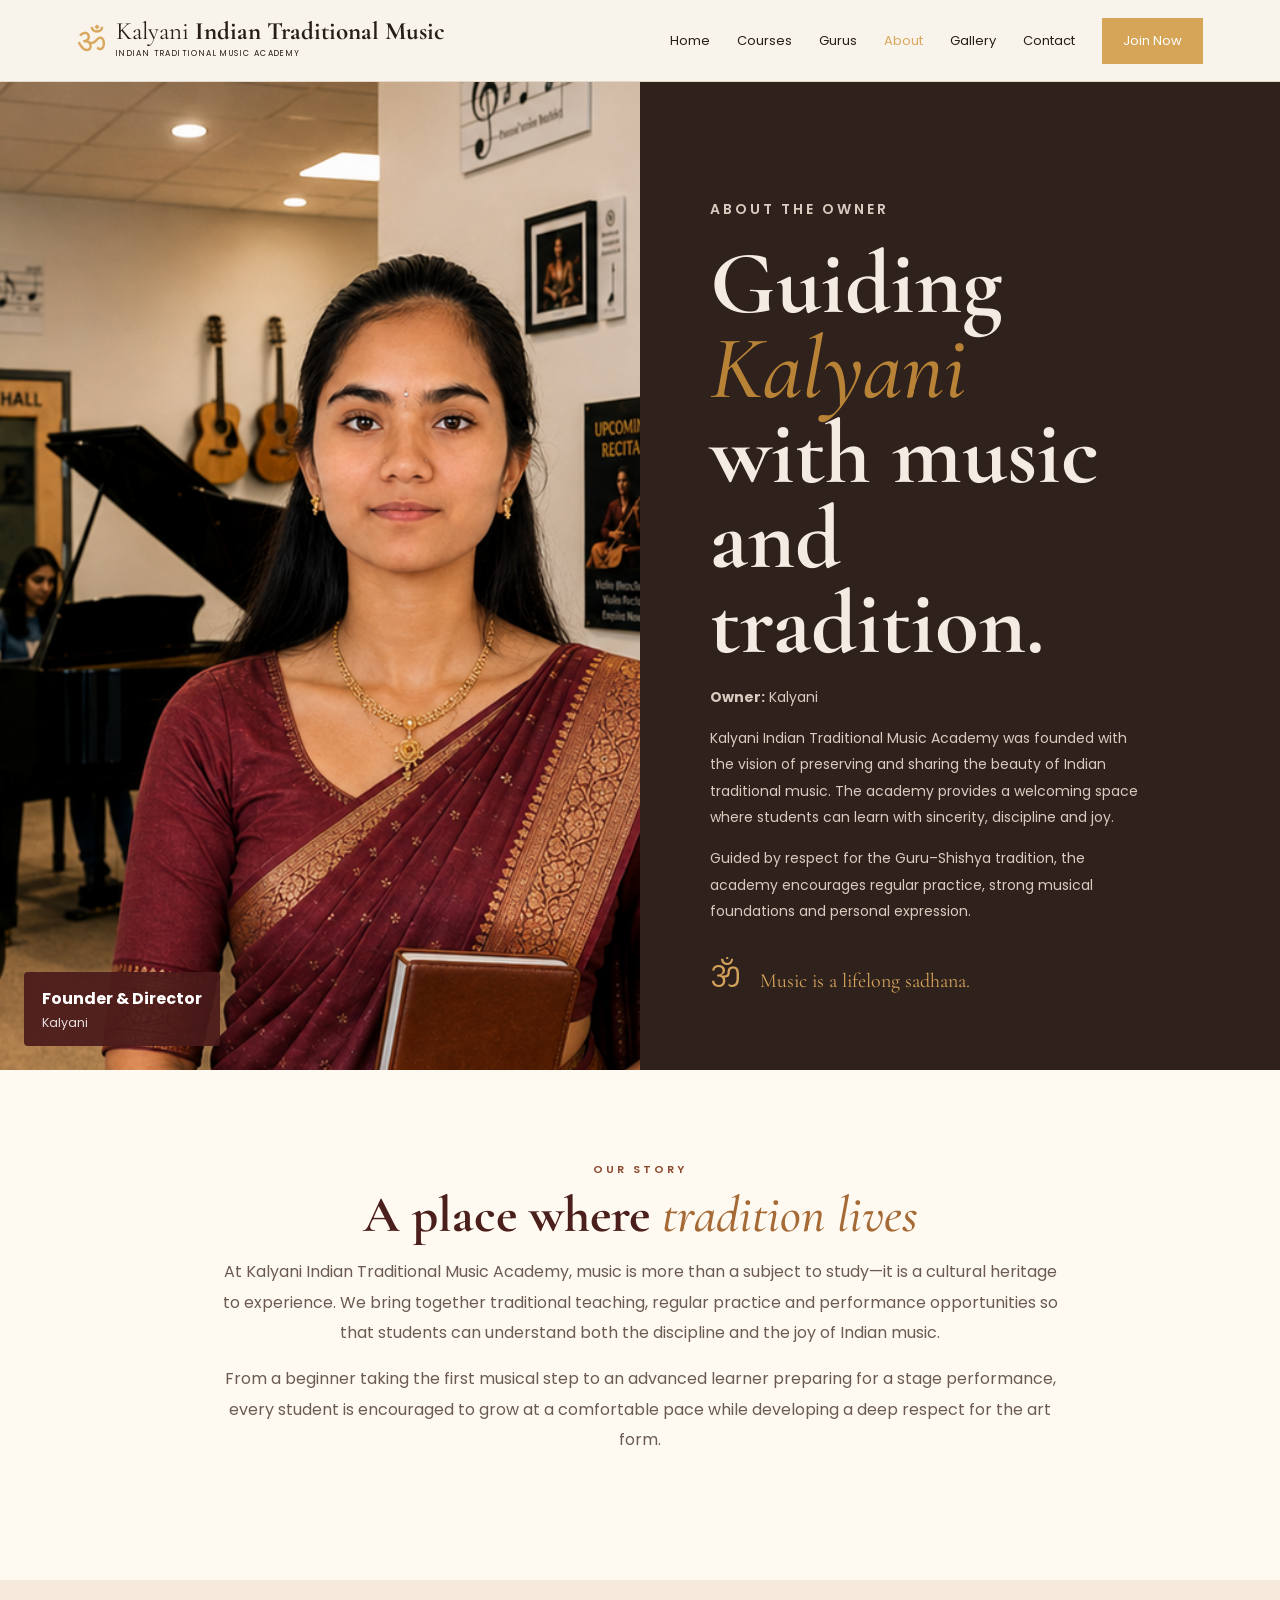
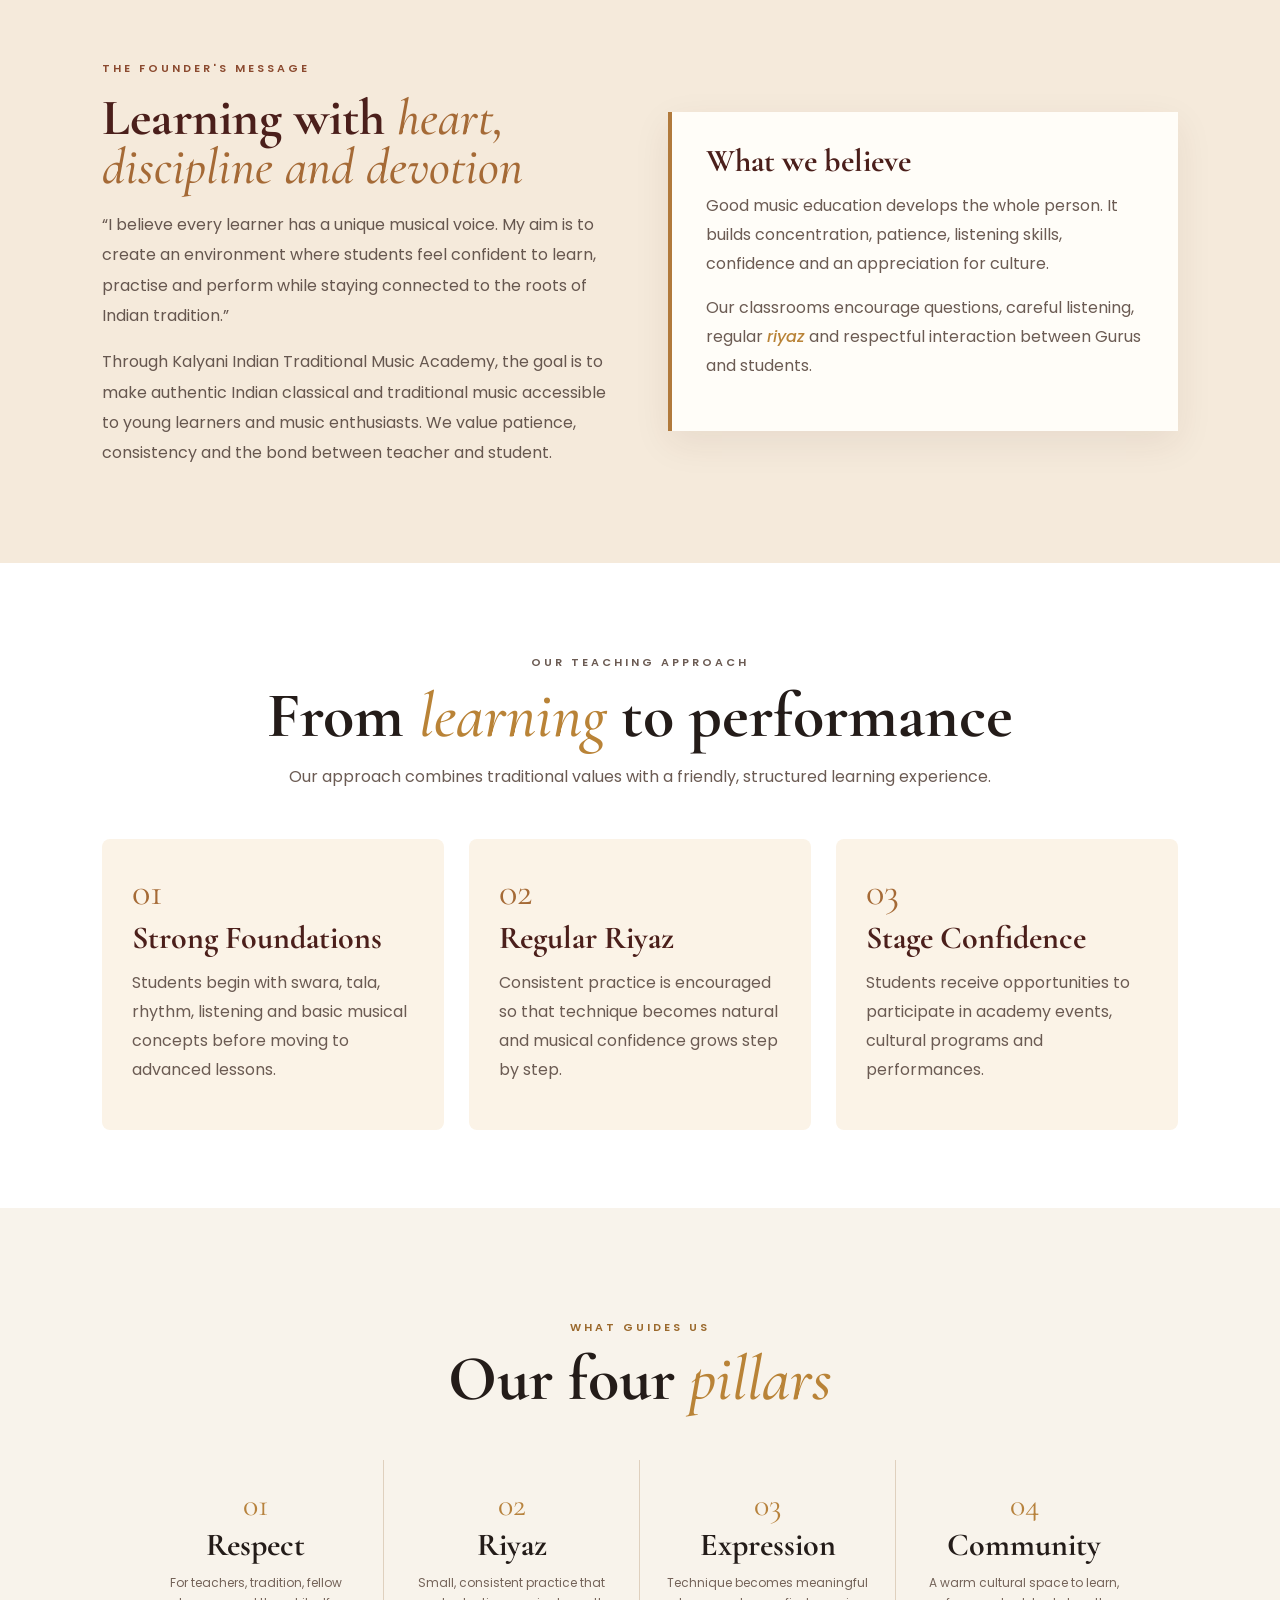
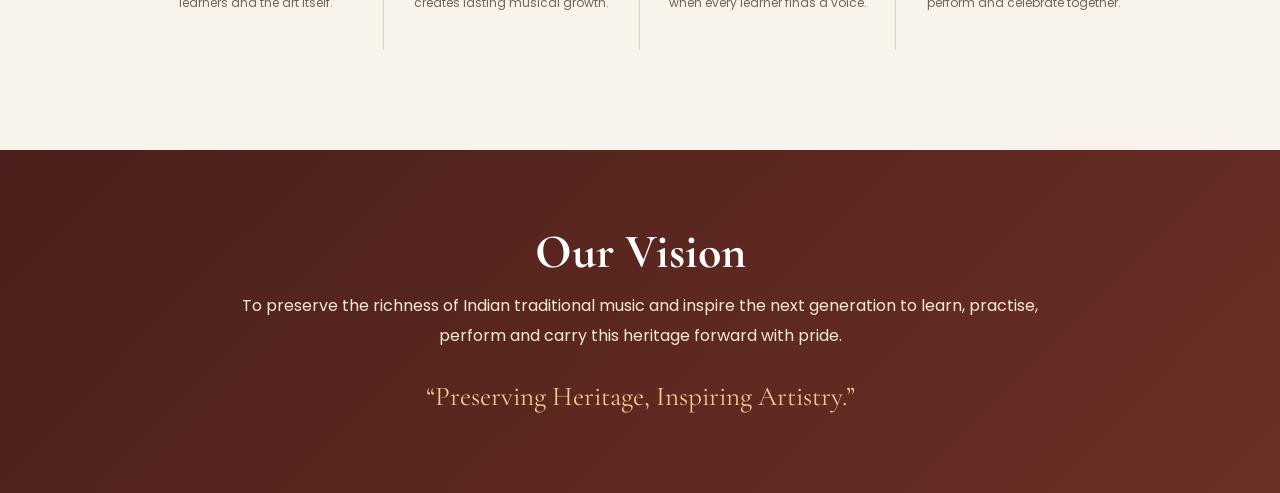
<file: about.html>
<!DOCTYPE html>
<html lang="en">
<head>
<meta charset="UTF-8"><meta name="viewport" content="width=device-width,initial-scale=1.0">
<title>About | Kalyani Indian Traditional Music Academy</title>
<link rel="preconnect" href="https://fonts.googleapis.com"><link rel="preconnect" href="https://fonts.gstatic.com" crossorigin>
<link href="https://fonts.googleapis.com/css2?family=Cormorant+Garamond:wght@500;600;700&family=Poppins:wght@300;400;500;600;700&display=swap" rel="stylesheet">
<link rel="stylesheet" href="style.css">
<style>
.about-extra{padding:78px 8%;background:#fffaf1}.about-extra .eyebrow,.story .eyebrow{color:#8b4a2f}.about-extra h2,.story h2{font-family:'Cormorant Garamond',serif;font-size:clamp(2.2rem,4vw,3.5rem);margin:8px 0 18px;color:#4b1f1b}.about-extra h2 em,.story h2 em{color:#a56a36}.about-intro{max-width:850px;margin:0 auto 46px;text-align:center}.about-intro p{line-height:1.9;color:#6b5b53}.story{display:grid;grid-template-columns:1fr 1fr;gap:55px;align-items:center;padding:78px 8%;background:#f5eadb}.story-text p{color:#66574f;line-height:1.9;margin:0 0 16px}.story-card{background:#fffdf8;padding:34px;border-left:4px solid #b17a3c;box-shadow:0 12px 35px rgba(73,35,25,.08)}.story-card h3{font-family:'Cormorant Garamond',serif;font-size:2rem;color:#4b1f1b;margin:0 0 10px}.story-card p{line-height:1.8;color:#6b5b53}.approach{padding:78px 8%;background:#fff}.approach-grid{display:grid;grid-template-columns:repeat(3,1fr);gap:25px;margin-top:38px}.approach-item{padding:30px;background:#fbf3e7;border-radius:8px}.approach-item span{font-family:'Cormorant Garamond',serif;font-size:2.4rem;color:#a56a36}.approach-item h3{color:#4b1f1b;margin:8px 0}.approach-item p{color:#6b5b53;line-height:1.8}.vision{padding:80px 8%;text-align:center;background:linear-gradient(135deg,#4b1f1b,#6b3025);color:#fff}.vision h2{font-family:'Cormorant Garamond',serif;font-size:3rem;margin:0 0 15px}.vision p{max-width:800px;margin:auto;line-height:1.9;color:#f6e9d8}.quote{font-family:'Cormorant Garamond',serif;font-size:1.7rem;margin-top:28px;color:#f0c98b}@media(max-width:800px){.story{grid-template-columns:1fr}.approach-grid{grid-template-columns:1fr}.about-extra,.story,.approach,.vision{padding:55px 6%}}
</style>
<style>.owner-photo img{object-position:center top;transform:scale(1.28);transform-origin:center top;}.owner-photo{overflow:hidden}</style></head>
<body>
<header class="header solid"><a class="brand" href="index.html"><span class="brand-mark">ॐ</span><span>Kalyani <b>Indian Traditional Music</b><small>INDIAN TRADITIONAL MUSIC ACADEMY</small></span></a><button class="menu-btn">☰</button><nav class="nav"><a href="index.html">Home</a><a href="courses.html">Courses</a><a href="gurus.html">Gurus</a><a class="active" href="about.html">About</a><a href="gallery.html">Gallery</a><a href="contact.html">Contact</a><a class="nav-cta" href="contact.html">Join Now</a></nav></header>

<section class="split-about"><div class="about-photo owner-photo"><img src="images/kalyani-owner.png" alt="Founder and Director of Kalyani Indian Traditional Music Academy"><div class="owner-badge"><strong>Founder &amp; Director</strong><span>Kalyani</span></div></div><div class="about-copy"><p class="eyebrow">ABOUT THE OWNER</p><h1>Guiding <em>Kalyani</em><br>with music and tradition.</h1><p><strong>Owner:</strong> Kalyani</p><p>Kalyani Indian Traditional Music Academy was founded with the vision of preserving and sharing the beauty of Indian traditional music. The academy provides a welcoming space where students can learn with sincerity, discipline and joy.</p><p>Guided by respect for the Guru–Shishya tradition, the academy encourages regular practice, strong musical foundations and personal expression.</p><div class="about-sign">ॐ <span>Music is a lifelong sadhana.</span></div></div></section>

<section class="about-extra"><div class="about-intro"><p class="eyebrow">OUR STORY</p><h2>A place where <em>tradition lives</em></h2><p>At Kalyani Indian Traditional Music Academy, music is more than a subject to study—it is a cultural heritage to experience. We bring together traditional teaching, regular practice and performance opportunities so that students can understand both the discipline and the joy of Indian music.</p><p>From a beginner taking the first musical step to an advanced learner preparing for a stage performance, every student is encouraged to grow at a comfortable pace while developing a deep respect for the art form.</p></div></section>

<section class="story"><div class="story-text"><p class="eyebrow">THE FOUNDER'S MESSAGE</p><h2>Learning with <em>heart, discipline and devotion</em></h2><p>“I believe every learner has a unique musical voice. My aim is to create an environment where students feel confident to learn, practise and perform while staying connected to the roots of Indian tradition.”</p><p>Through Kalyani Indian Traditional Music Academy, the goal is to make authentic Indian classical and traditional music accessible to young learners and music enthusiasts. We value patience, consistency and the bond between teacher and student.</p></div><div class="story-card"><h3>What we believe</h3><p>Good music education develops the whole person. It builds concentration, patience, listening skills, confidence and an appreciation for culture.</p><p>Our classrooms encourage questions, careful listening, regular <em>riyaz</em> and respectful interaction between Gurus and students.</p></div></section>

<section class="approach"><div class="about-intro"><p class="eyebrow">OUR TEACHING APPROACH</p><h2>From <em>learning</em> to performance</h2><p>Our approach combines traditional values with a friendly, structured learning experience.</p></div><div class="approach-grid"><div class="approach-item"><span>01</span><h3>Strong Foundations</h3><p>Students begin with swara, tala, rhythm, listening and basic musical concepts before moving to advanced lessons.</p></div><div class="approach-item"><span>02</span><h3>Regular Riyaz</h3><p>Consistent practice is encouraged so that technique becomes natural and musical confidence grows step by step.</p></div><div class="approach-item"><span>03</span><h3>Stage Confidence</h3><p>Students receive opportunities to participate in academy events, cultural programs and performances.</p></div></div></section>

<section class="section values"><p class="eyebrow dark">WHAT GUIDES US</p><h2>Our four <em>pillars</em></h2><div class="value-grid"><div><span>01</span><h3>Respect</h3><p>For teachers, tradition, fellow learners and the art itself.</p></div><div><span>02</span><h3>Riyaz</h3><p>Small, consistent practice that creates lasting musical growth.</p></div><div><span>03</span><h3>Expression</h3><p>Technique becomes meaningful when every learner finds a voice.</p></div><div><span>04</span><h3>Community</h3><p>A warm cultural space to learn, perform and celebrate together.</p></div></div></section>

<section class="vision"><h2>Our Vision</h2><p>To preserve the richness of Indian traditional music and inspire the next generation to learn, practise, perform and carry this heritage forward with pride.</p><div class="quote">“Preserving Heritage, Inspiring Artistry.”</div></section>
<script src="script.js"></script>
</body></html>
</file>
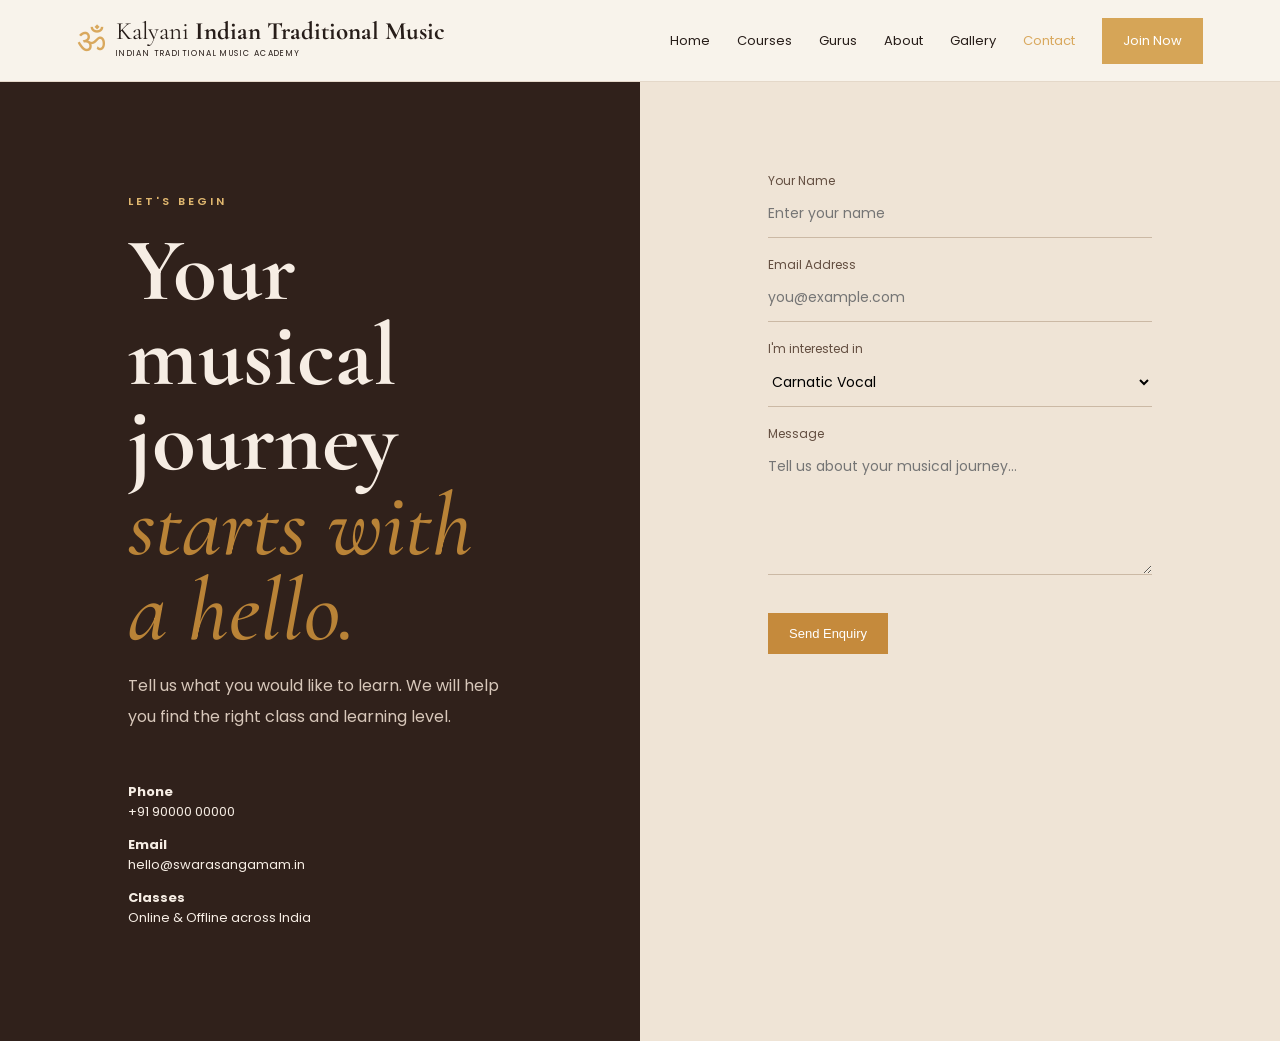
<file: contact.html>
<!DOCTYPE html><html lang="en"><head><meta charset="UTF-8"><meta name="viewport" content="width=device-width,initial-scale=1.0"><title>Contact | Kalyani Indian Traditional Music Academy</title><link rel="preconnect" href="https://fonts.googleapis.com"><link rel="preconnect" href="https://fonts.gstatic.com" crossorigin><link href="https://fonts.googleapis.com/css2?family=Cormorant+Garamond:wght@500;600;700&family=Poppins:wght@300;400;500;600;700&display=swap" rel="stylesheet"><link rel="stylesheet" href="style.css"></head><body><header class="header solid"><a class="brand" href="index.html"><span class="brand-mark">ॐ</span><span>Kalyani <b>Indian Traditional Music</b><small>INDIAN TRADITIONAL MUSIC ACADEMY</small></span></a><button class="menu-btn">☰</button><nav class="nav"><a href="index.html">Home</a><a href="courses.html">Courses</a><a href="gurus.html">Gurus</a><a href="about.html">About</a><a href="gallery.html">Gallery</a><a class="active" href="contact.html">Contact</a><a class="nav-cta" href="contact.html">Join Now</a></nav></header><section class="contact-wrap"><div class="contact-info"><p class="eyebrow">LET'S BEGIN</p><h1>Your musical journey<br><em>starts with a hello.</em></h1><p>Tell us what you would like to learn. We will help you find the right class and learning level.</p><div class="contact-lines"><p><b>Phone</b><br>+91 90000 00000</p><p><b>Email</b><br>hello@swarasangamam.in</p><p><b>Classes</b><br>Online & Offline across India</p></div></div><form id="enquiryForm"><label>Your Name<input required placeholder="Enter your name"></label><label>Email Address<input type="email" required placeholder="you@example.com"></label><label>I'm interested in<select><option>Carnatic Vocal</option><option>Hindustani Music</option><option>Tabla & Percussion</option><option>Veena & Harmonium</option></select></label><label>Message<textarea rows="5" placeholder="Tell us about your musical journey..."></textarea></label><button class="btn primary" type="submit">Send Enquiry</button><p id="formMessage"></p></form></section><script src="script.js"></script></body></html>
</file>
<file: style.css>
*{box-sizing:border-box}html{scroll-behavior:smooth}body{margin:0;font-family:Poppins,sans-serif;color:#241c19;background:#f8f3eb}h1,h2,h3{font-family:"Cormorant Garamond",serif;margin:.2em 0;line-height:.95}h1{font-size:clamp(3.5rem,7vw,7rem)}h2{font-size:clamp(2.8rem,5vw,5rem)}h3{font-size:2rem}em{font-weight:500;color:#b98337}.header{height:82px;position:absolute;top:0;z-index:5;width:100%;padding:0 6vw;display:flex;align-items:center;justify-content:space-between;color:#fff}.header.solid{position:relative;color:#271d19;background:#f8f3eb;border-bottom:1px solid #e4d8c9}.brand{display:flex;align-items:center;gap:10px;color:inherit;text-decoration:none;font-family:"Cormorant Garamond",serif;font-size:25px;line-height:.8}.brand small{display:block;font:8px Poppins;letter-spacing:1.4px;margin-top:7px}.brand-mark{font-size:34px;color:#d9a85d}.nav{display:flex;align-items:center;gap:27px}.nav a{color:inherit;text-decoration:none;font-size:13px}.nav .active{color:#d9a85d}.nav-cta,.btn{border:1px solid #d6a557;padding:12px 20px}.nav-cta{background:#d6a557;color:#fff!important}.menu-btn{display:none;background:none;border:0;color:inherit;font-size:25px}.hero{min-height:100vh;background:url("https://images.unsplash.com/photo-1516280440614-37939bbacd81?auto=format&fit=crop&w=2000&q=90") center/cover;position:relative;color:#fff;display:flex;align-items:center;padding:120px 10vw 70px}.hero-overlay{position:absolute;inset:0;background:linear-gradient(90deg,rgba(23,14,10,.83),rgba(23,14,10,.35),rgba(23,14,10,.15))}.hero-content{position:relative;max-width:760px}.eyebrow{font-size:11px;letter-spacing:3px;text-transform:uppercase;color:#e0b76f;font-weight:600}.eyebrow.dark{color:#9b692d}.hero-text,.lead{line-height:1.9;max-width:620px;font-size:15px}.hero-actions{display:flex;gap:14px;margin-top:28px}.btn{display:inline-block;text-decoration:none;font-size:13px;color:#fff;cursor:pointer;background:transparent}.btn.primary{background:#c58a3c;border-color:#c58a3c}.btn.ghost{border-color:#fff}.btn.light{background:#f8f3eb;color:#3a271c;border-color:#f8f3eb}.hero-note{position:absolute;bottom:28px;left:10vw;font-size:11px;letter-spacing:2px}.hero-note span{font-size:20px;margin-left:12px}.section{padding:100px 10vw}.intro{text-align:center}.ornament{color:#b98337;font-size:28px}.lead{margin:20px auto 50px}.stats{display:grid;grid-template-columns:repeat(4,1fr);border-top:1px solid #dfd0be;border-bottom:1px solid #dfd0be}.stats div{padding:30px;border-right:1px solid #dfd0be}.stats div:last-child{border:0}.stats strong{display:block;font:50px "Cormorant Garamond";color:#a46b2c}.stats span{font-size:11px;color:#76645b}.courses-preview{background:#f1e8db}.section-heading{display:flex;justify-content:space-between;align-items:end;margin-bottom:35px}.text-link{color:#8b5b27;text-decoration:none;font-size:13px}.course-grid{display:grid;grid-template-columns:repeat(3,1fr);gap:22px}.course-card{height:470px;position:relative;overflow:hidden;color:#fff}.course-card img{width:100%;height:100%;object-fit:cover;transition:.6s}.course-card:hover img{transform:scale(1.08)}.shade{position:absolute;inset:0;background:linear-gradient(0deg,rgba(15,10,8,.8),rgba(15,10,8,.05))}.card-content{position:absolute;bottom:0;padding:28px}.card-content span{color:#dfb66c}.card-content p{font-size:12px;line-height:1.7}.card-content a{color:#fff;text-decoration:none;font-size:12px}.heritage{display:grid;grid-template-columns:1fr 1fr;min-height:600px}.heritage-image{background:url("https://d3pc1xvrcw35tl.cloudfront.net/images/1200x900/new-project-2022-07-13t142211.094_202207850503.jpg") center/cover}.heritage-copy{background:#33231c;color:#f6efe5;padding:90px 10vw 70px 70px}.heritage-copy p{line-height:1.9;color:#dacfc5}.heritage-copy ul{padding:0;list-style:none;margin:25px 0}.heritage-copy li{padding:8px 0;border-bottom:1px solid #5b4a40;font-size:13px}.quote-section{text-align:center;background:#fbf8f2}.quote-mark{font:90px "Cormorant Garamond";color:#c28c43;height:55px}.quote-section blockquote{font:clamp(2rem,4vw,4rem) "Cormorant Garamond";max-width:900px;margin:20px auto}.quote-section>p{font-size:13px;color:#765f51}.cta-band{padding:60px 10vw;background:#b27a34;color:#fff;display:flex;justify-content:space-between;align-items:center}.cta-band h2{font-size:3rem}.cta-band .eyebrow{color:#f8dfad}footer{background:#241914;color:#d9c9b8;padding:70px 10vw 30px;display:grid;grid-template-columns:2fr 1fr 1fr 1.4fr;gap:35px;position:relative}footer h3{font-size:2rem;color:#fff}footer h4{color:#e1b873}footer a{display:block;color:#d9c9b8;text-decoration:none;font-size:12px;margin:9px 0}footer p{font-size:12px;line-height:1.7}footer small{grid-column:1/-1;border-top:1px solid #4a3930;padding-top:20px;font-size:10px}.page-hero{text-align:center;padding:100px 8vw 80px;background:#efe4d5}.page-hero p:last-child{max-width:600px;margin:20px auto;font-size:13px;color:#6e5c52}.compact{padding-bottom:60px}.course-list{padding-top:50px}.course-row{display:grid;grid-template-columns:60px 260px 1fr 60px;gap:30px;align-items:center;padding:30px 0;border-bottom:1px solid #ddcdbb}.course-row img{width:260px;height:190px;object-fit:cover}.course-number{font:40px "Cormorant Garamond";color:#b98645}.course-row p{font-size:13px;line-height:1.8;color:#705e54}.tag{font-size:10px;border:1px solid #cdb99e;padding:5px 9px;margin-right:5px}.circle-link{width:48px;height:48px;border:1px solid #b98645;border-radius:50%;display:grid;place-items:center;color:#8e5d29;text-decoration:none}.split-about{display:grid;grid-template-columns:1fr 1fr;min-height:650px}.about-photo{background:url("https://images.unsplash.com/photo-1525201548942-d8732f6617a0?auto=format&fit=crop&w=1300&q=85") center/cover}.about-copy{padding:100px 10vw 70px 70px;background:#2f211b;color:#f4ece3}.about-copy p{line-height:1.9;color:#d8cbc0;font-size:14px}.about-sign{margin-top:30px;color:#d4a25b;font-size:30px}.about-sign span{font:20px "Cormorant Garamond";margin-left:10px}.values{text-align:center}.value-grid{display:grid;grid-template-columns:repeat(4,1fr);margin-top:50px}.value-grid div{padding:25px;border-right:1px solid #dfd0be}.value-grid div:last-child{border:0}.value-grid span{font:32px "Cormorant Garamond";color:#b7823d}.value-grid p{font-size:12px;color:#746359;line-height:1.7}.gallery-grid{padding:30px 8vw 90px;columns:3;column-gap:18px}.gallery-grid img{width:100%;margin:0 0 18px;display:block}.contact-wrap{min-height:calc(100vh - 82px);display:grid;grid-template-columns:1fr 1fr}.contact-info{background:#30211b;color:#f6ede4;padding:100px 10vw}.contact-info>p:not(.eyebrow){line-height:1.9;color:#d7c7ba;max-width:500px}.contact-lines{margin-top:50px}.contact-lines p{font-size:13px}.contact-wrap form{padding:90px 10vw;background:#efe4d6}.contact-wrap label{display:block;font-size:12px;margin-bottom:18px;color:#634e40}.contact-wrap input,.contact-wrap textarea,.contact-wrap select{display:block;width:100%;padding:13px 0;border:0;border-bottom:1px solid #cbb9a5;background:transparent;font:14px Poppins;outline:0}.contact-wrap form .btn{margin-top:20px}#formMessage{font-size:12px;color:#7d4f22}
@media(max-width:800px){.header{padding:0 6vw}.menu-btn{display:block}.nav{display:none;position:absolute;top:82px;left:0;right:0;background:#2c201a;padding:20px 6vw;flex-direction:column;align-items:flex-start}.nav.open{display:flex}.header.solid .nav{background:#f8f3eb}.course-grid,.heritage,.split-about,.contact-wrap{grid-template-columns:1fr}.stats,.value-grid{grid-template-columns:repeat(2,1fr)}.stats div:nth-child(2){border-right:0}.stats div:nth-child(-n+2){border-bottom:1px solid #dfd0be}.heritage-image,.about-photo{min-height:420px}.heritage-copy,.about-copy{padding:70px 8vw}.course-row{grid-template-columns:40px 1fr}.course-row img{width:100%;height:220px}.course-row>div:nth-child(3){grid-column:1/-1}.circle-link{grid-column:2}.gallery-grid{columns:2}.section-heading{align-items:start;flex-direction:column;gap:15px}footer{grid-template-columns:1fr 1fr}.cta-band{flex-direction:column;align-items:flex-start;gap:20px}.hero{padding-left:7vw}.section{padding:70px 7vw}}@media(max-width:500px){h1{font-size:3.5rem}.hero-actions{flex-direction:column;align-items:flex-start}.stats,.value-grid,footer{grid-template-columns:1fr}.stats div,.stats div:nth-child(2){border-right:0;border-bottom:1px solid #dfd0be}.gallery-grid{columns:1}.page-hero{padding:70px 6vw}.course-row{grid-template-columns:1fr}.course-number{display:none}.course-row>div:nth-child(3),.circle-link{grid-column:auto}.contact-info,.contact-wrap form{padding:70px 7vw}}
.gurus-section{background:#fbf8f2}.guru-intro{max-width:430px;font-size:13px;line-height:1.8;color:#705e54}.guru-grid{display:grid;grid-template-columns:repeat(3,1fr);gap:25px}.guru-card{background:#fff;border:1px solid #e1d3c2;overflow:hidden;transition:transform .3s}.guru-card:hover{transform:translateY(-8px)}.guru-card img{width:100%;height:390px;object-fit:cover;display:block}.guru-card-copy{padding:25px}.guru-card-copy span{font-size:10px;letter-spacing:2px;color:#a36b2d}.guru-card-copy h3{font-size:2rem;margin:8px 0}.guru-card-copy p{font-size:13px;color:#a36b2d;margin:8px 0}.guru-card-copy small{display:block;font-size:12px;line-height:1.8;color:#705e54}.guru-quote{padding:110px 10vw;text-align:center;background:#30211b;color:#f6ede4}.guru-quote h2{max-width:900px;margin:15px auto;font-size:clamp(2.5rem,5vw,4.5rem)}.guru-quote>div>p:last-child{color:#d7c7ba;font-size:13px}@media(max-width:800px){.guru-grid{grid-template-columns:1fr}.guru-card img{height:430px}}

.owner-photo{position:relative;overflow:hidden;min-height:480px}.owner-photo img{width:100%;height:100%;min-height:480px;object-fit:cover;display:block}.owner-badge{position:absolute;left:24px;bottom:24px;background:rgba(74,27,27,.92);color:#fff;padding:14px 18px;border-radius:4px;display:flex;flex-direction:column;gap:3px}.owner-badge span{font-size:.78rem;opacity:.85}
</file>
